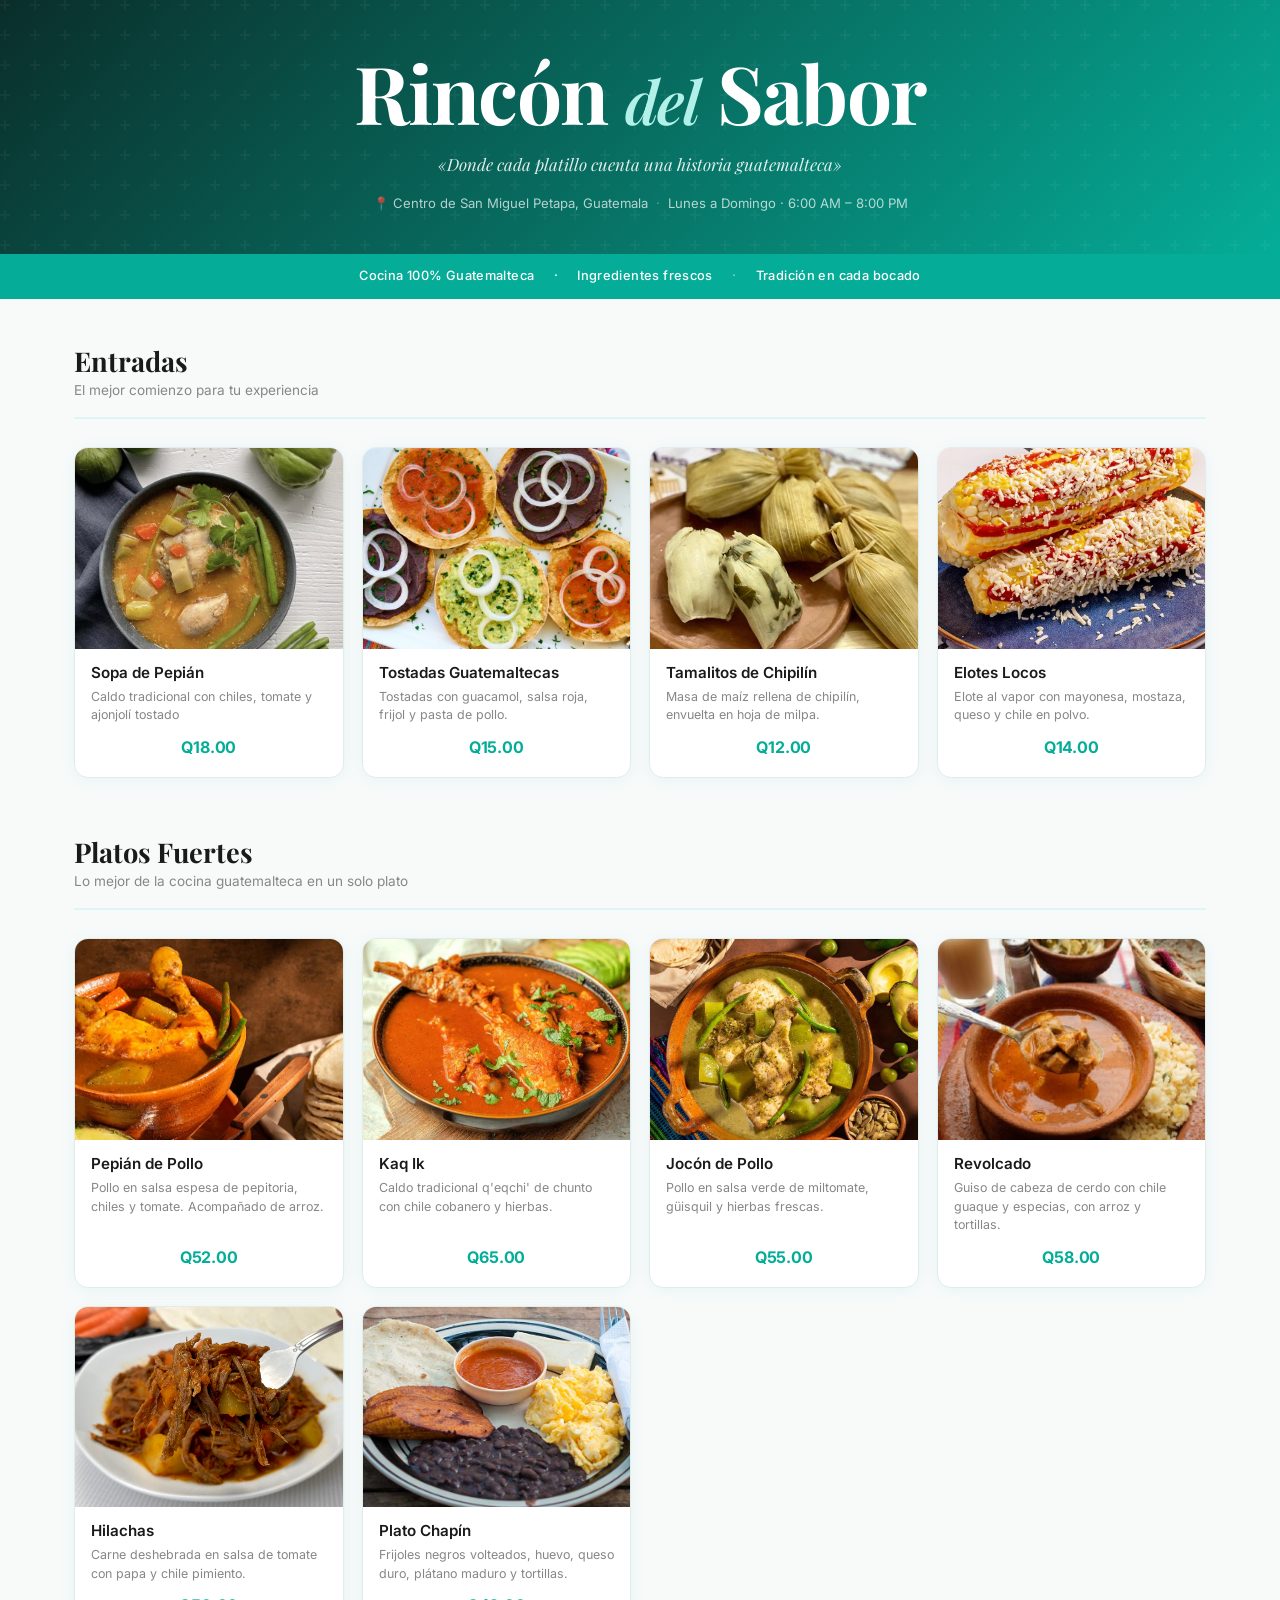
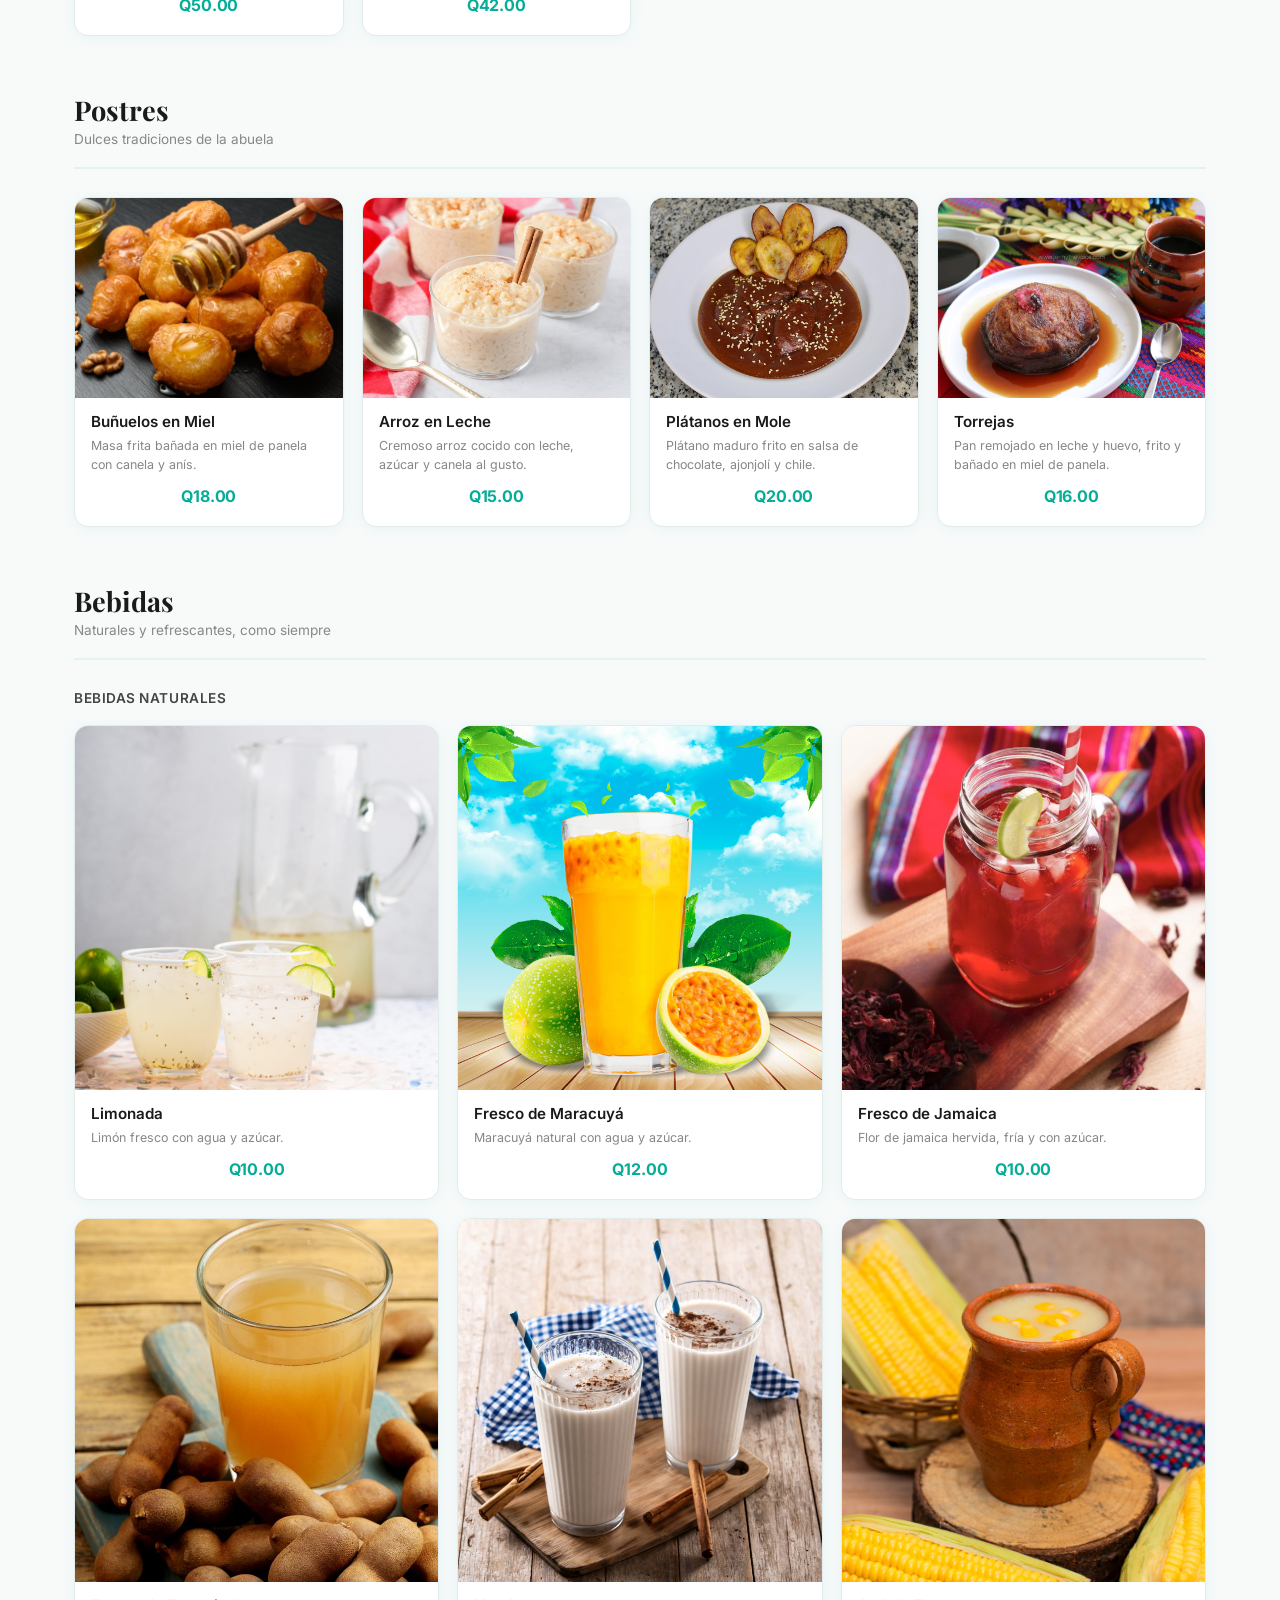
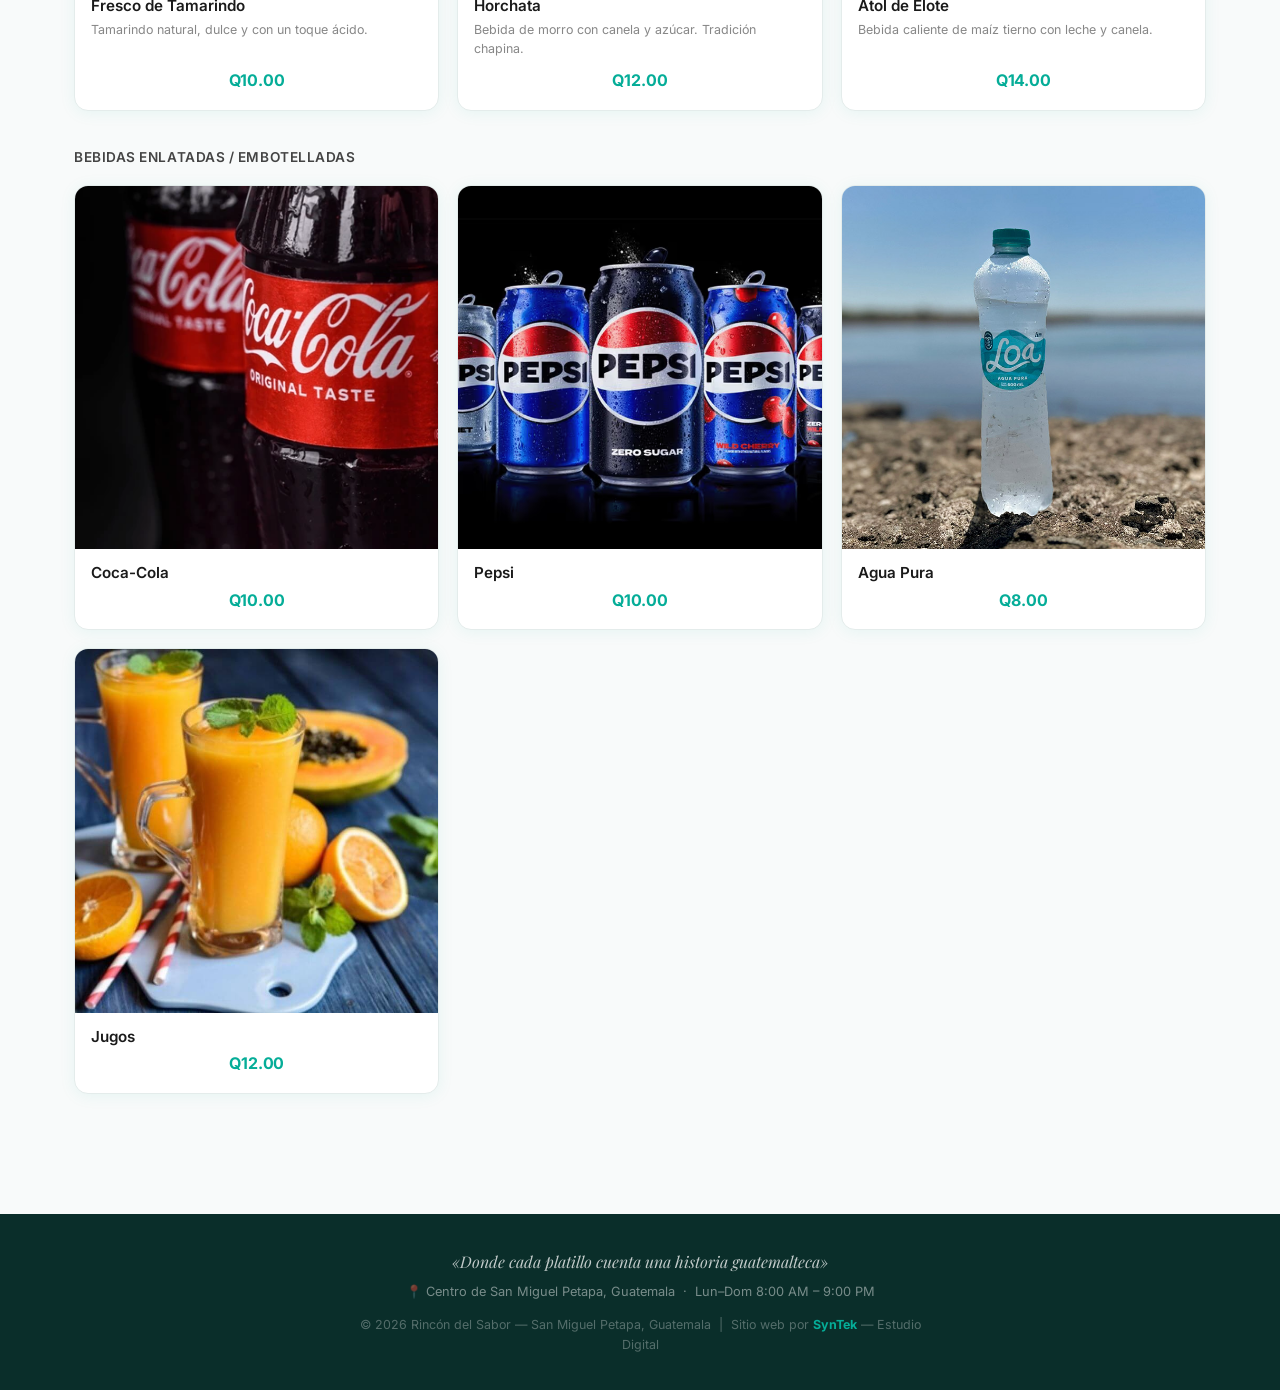
<file: index.html>
<!DOCTYPE html>
<html lang="es">
<head>
  <meta charset="UTF-8" />
  <meta name="viewport" content="width=device-width, initial-scale=1.0" />
  <title>Rincón del Sabor — Menú Digital</title>
  <link rel="preconnect" href="https://fonts.googleapis.com" />
  <link rel="preconnect" href="https://fonts.gstatic.com" crossorigin />
  <link href="https://fonts.googleapis.com/css2?family=Playfair+Display:ital,wght@0,600;0,700;1,600&family=Inter:wght@300;400;500;600&display=swap" rel="stylesheet" />
  <link rel="stylesheet" href="css/styles.css" />
</head>
<body>

  <!-- ── HEADER ── -->
  <header class="header">
    <div class="header-inner">
      <h1 class="restaurante-titulo">Rincón <em>del</em> Sabor</h1>
      <p class="header-mantra">«Donde cada platillo cuenta una historia guatemalteca»</p>
      <div class="header-meta">
        <span>📍 Centro de San Miguel Petapa, Guatemala</span>
        <span class="sep">·</span>
        <span>Lunes a Domingo · 6:00 AM – 8:00 PM</span>
      </div>
    </div>
  </header>

  <!-- ── BANDA ── -->
  <div class="banda">
    <span>Cocina 100% Guatemalteca</span>
    <span lass="bsep">·</span>
    <span> Ingredientes frescos</span>
    <span class="bsep">·</span>
    <span>Tradición en cada bocado</span>
  </div>

  <main class="main">
    <!-- ── ENTRADAS ── -->
    <section class="menu-section" id="entradas">
      <div class="section-header">
        <div>
          <h2>Entradas</h2>
          <p>El mejor comienzo para tu experiencia</p>
        </div>
      </div>
      <div class="menu-grid">

        <div class="menu-card">
          <div class="card-img">
            <img src="img/sopa-pepian.jpg" alt="Sopa de Pepián" onerror="this.parentElement.classList.add('no-img'); this.style.display='none';" />
          </div>
          <div class="card-body">
            <h3>Sopa de Pepián</h3>
            <p>Caldo tradicional con chiles, tomate y ajonjolí tostado</p>
            <span class="precio">Q18.00</span>
          </div>
        </div>

        <div class="menu-card">
          <div class="card-img">
            <img src="img/tostadas.jpg" alt="Tostadas guatemaltecas" onerror="this.parentElement.classList.add('no-img'); this.style.display='none';" />
          </div>
          <div class="card-body">
            <h3>Tostadas Guatemaltecas</h3>
            <p>Tostadas con guacamol, salsa roja, frijol y pasta de pollo.</p>
            <span class="precio">Q15.00</span>
          </div>
        </div>

        <div class="menu-card">
          <div class="card-img">
            <img src="img/tamalitos.jpg" alt="Tamalitos de chipilín" onerror="this.parentElement.classList.add('no-img'); this.style.display='none';" />
          </div>
          <div class="card-body">
            <h3>Tamalitos de Chipilín</h3>
            <p>Masa de maíz rellena de chipilín, envuelta en hoja de milpa.</p>
            <span class="precio">Q12.00</span>
          </div>
        </div>

        <div class="menu-card">
          <div class="card-img">
            <img src="img/elotes-locos.jpg" alt="Elotes Locos" onerror="this.parentElement.classList.add('no-img'); this.style.display='none';" />
          </div>
          <div class="card-body">
            <h3>Elotes Locos</h3>
            <p>Elote al vapor con mayonesa, mostaza, queso y chile en polvo.</p>
            <span class="precio">Q14.00</span>
          </div>
        </div>

      </div>
    </section>

    <!-- ── PLATOS FUERTES ── -->
    <section class="menu-section" id="platos">
      <div class="section-header">
        <div>
          <h2>Platos Fuertes</h2>
          <p>Lo mejor de la cocina guatemalteca en un solo plato</p>
        </div>
      </div>
      <div class="menu-grid">

        <div class="menu-card">
          <div class="card-img">
            <img src="img/pepian-pollo.jpg" alt="Pepián de Pollo" onerror="this.parentElement.classList.add('no-img'); this.style.display='none';" />
          </div>
          <div class="card-body">
            <h3>Pepián de Pollo</h3>
            <p>Pollo en salsa espesa de pepitoria, chiles y tomate. Acompañado de arroz.</p>
            <span class="precio">Q52.00</span>
          </div>
        </div>

        <div class="menu-card">
          <div class="card-img">
            <img src="img/kaq-ik.jpg" alt="Kaq Ik" onerror="this.parentElement.classList.add('no-img'); this.style.display='none';" />
          </div>
          <div class="card-body">
            <h3>Kaq Ik</h3>
            <p>Caldo tradicional q'eqchi' de chunto con chile cobanero y hierbas.</p>
            <span class="precio">Q65.00</span>
          </div>
        </div>

        <div class="menu-card">
          <div class="card-img">
            <img src="img/jocon.jpg" alt="Jocón de Pollo" onerror="this.parentElement.classList.add('no-img'); this.style.display='none';" />
          </div>
          <div class="card-body">
            <h3>Jocón de Pollo</h3>
            <p>Pollo en salsa verde de miltomate, güisquil y hierbas frescas.</p>
            <span class="precio">Q55.00</span>
          </div>
        </div>

        <div class="menu-card">
          <div class="card-img">
            <img src="img/revolcado.jpg" alt="Revolcado" onerror="this.parentElement.classList.add('no-img'); this.style.display='none';" />
          </div>
          <div class="card-body">
            <h3>Revolcado</h3>
            <p>Guiso de cabeza de cerdo con chile guaque y especias, con arroz y tortillas.</p>
            <span class="precio">Q58.00</span>
          </div>
        </div>

        <div class="menu-card">
          <div class="card-img">
            <img src="img/hilachas.jpg" alt="Hilachas" onerror="this.parentElement.classList.add('no-img'); this.style.display='none';" />
          </div>
          <div class="card-body">
            <h3>Hilachas</h3>
            <p>Carne deshebrada en salsa de tomate con papa y chile pimiento.</p>
            <span class="precio">Q50.00</span>
          </div>
        </div>

        <div class="menu-card">
          <div class="card-img">
            <img src="img/frijoles-negros.jpg" alt="Plato Chapín" onerror="this.parentElement.classList.add('no-img'); this.style.display='none';" />
          </div>
          <div class="card-body">
            <h3>Plato Chapín</h3>
            <p>Frijoles negros volteados, huevo, queso duro, plátano maduro y tortillas.</p>
            <span class="precio">Q42.00</span>
          </div>
        </div>

      </div>
    </section>

    <!-- ── POSTRES ── -->
    <section class="menu-section" id="postres">
      <div class="section-header">
        <div>
          <h2>Postres</h2>
          <p>Dulces tradiciones de la abuela</p>
        </div>
      </div>
      <div class="menu-grid">

        <div class="menu-card">
          <div class="card-img">
            <img src="img/buñuelos.jpg" alt="Buñuelos" onerror="this.parentElement.classList.add('no-img'); this.style.display='none';" />
          </div>
          <div class="card-body">
            <h3>Buñuelos en Miel</h3>
            <p>Masa frita bañada en miel de panela con canela y anís.</p>
            <span class="precio">Q18.00</span>
          </div>
        </div>

        <div class="menu-card">
          <div class="card-img">
            <img src="img/arroz-leche.jpg" alt="Arroz en Leche" onerror="this.parentElement.classList.add('no-img'); this.style.display='none';" />
          </div>
          <div class="card-body">
            <h3>Arroz en Leche</h3>
            <p>Cremoso arroz cocido con leche, azúcar y canela al gusto.</p>
            <span class="precio">Q15.00</span>
          </div>
        </div>

        <div class="menu-card">
          <div class="card-img">
            <img src="img/platanos-en-mole.jpg" alt="Plátanos en Mole" onerror="this.parentElement.classList.add('no-img'); this.style.display='none';" />
          </div>
          <div class="card-body">
            <h3>Plátanos en Mole</h3>
            <p>Plátano maduro frito en salsa de chocolate, ajonjolí y chile.</p>
            <span class="precio">Q20.00</span>
          </div>
        </div>

        <div class="menu-card">
          <div class="card-img">
            <img src="img/torrejas.jpg" alt="Torrejas" onerror="this.parentElement.classList.add('no-img'); this.style.display='none';" />
          </div>
          <div class="card-body">
            <h3>Torrejas</h3>
            <p>Pan remojado en leche y huevo, frito y bañado en miel de panela.</p>
            <span class="precio">Q16.00</span>
          </div>
        </div>

      </div>
    </section>

    <!-- ── BEBIDAS ── -->
    <section class="menu-section" id="bebidas">
      <div class="section-header">
        <div>
          <h2>Bebidas</h2>
          <p>Naturales y refrescantes, como siempre</p>
        </div>
      </div>

      <div class="bebidas-cols">

        <div class="bebidas-grupo">
          <h4 class="grupo-titulo">Bebidas Naturales</h4>
          <div class="menu-grid bebidas-grid">

            <div class="menu-card bebida-card">
              <div class="card-img">
                <img src="img/limonada.jpg" alt="Limonada" onerror="this.parentElement.classList.add('no-img'); this.style.display='none';" />
              </div>
              <div class="card-body">
                <h3>Limonada</h3>
                <p>Limón fresco con agua y azúcar.</p>
                <span class="precio">Q10.00</span>
              </div>
            </div>

            <div class="menu-card bebida-card">
              <div class="card-img">
                <img src="img/maracuya.jpg" alt="Fresco de Maracuyá" onerror="this.parentElement.classList.add('no-img'); this.style.display='none';" />
              </div>
              <div class="card-body">
                <h3>Fresco de Maracuyá</h3>
                <p>Maracuyá natural con agua y azúcar.</p>
                <span class="precio">Q12.00</span>
              </div>
            </div>

            <div class="menu-card bebida-card">
              <div class="card-img">
                <img src="img/jamaica.jpg" alt="Fresco de Jamaica" onerror="this.parentElement.classList.add('no-img'); this.style.display='none';" />
              </div>
              <div class="card-body">
                <h3>Fresco de Jamaica</h3>
                <p>Flor de jamaica hervida, fría y con azúcar.</p>
                <span class="precio">Q10.00</span>
              </div>
            </div>

            <div class="menu-card bebida-card">
              <div class="card-img">
                <img src="img/tamarindo.jpg" alt="Fresco de Tamarindo" onerror="this.parentElement.classList.add('no-img'); this.style.display='none';" />
              </div>
              <div class="card-body">
                <h3>Fresco de Tamarindo</h3>
                <p>Tamarindo natural, dulce y con un toque ácido.</p>
                <span class="precio">Q10.00</span>
              </div>
            </div>

            <div class="menu-card bebida-card">
              <div class="card-img">
                <img src="img/horchata.jpg" alt="Horchata" onerror="this.parentElement.classList.add('no-img'); this.style.display='none';" />
              </div>
              <div class="card-body">
                <h3>Horchata</h3>
                <p>Bebida de morro con canela y azúcar. Tradición chapina.</p>
                <span class="precio">Q12.00</span>
              </div>
            </div>

            <div class="menu-card bebida-card">
              <div class="card-img">
                <img src="img/atol-elote.png" alt="Atol de Elote" onerror="this.parentElement.classList.add('no-img'); this.style.display='none';" />
              </div>
              <div class="card-body">
                <h3>Atol de Elote</h3>
                <p>Bebida caliente de maíz tierno con leche y canela.</p>
                <span class="precio">Q14.00</span>
              </div>
            </div>

          </div>
        </div>

        <div class="bebidas-grupo">
          <h4 class="grupo-titulo">Bebidas Enlatadas / Embotelladas</h4>
          <div class="menu-grid bebidas-grid">

            <div class="menu-card bebida-card">
              <div class="card-img">
                <img src="img/coca-cola.jpg" alt="Coca-Cola" onerror="this.parentElement.classList.add('no-img'); this.style.display='none';" />
              </div>
              <div class="card-body">
                <h3>Coca-Cola</h3>
                <span class="precio">Q10.00</span>
              </div>
            </div>

            <div class="menu-card bebida-card">
              <div class="card-img">
                <img src="img/pepsi.jpg" alt="Pepsi" onerror="this.parentElement.classList.add('no-img'); this.style.display='none';" />

              </div>
              <div class="card-body">
                <h3>Pepsi</h3>
                <span class="precio">Q10.00</span>
              </div>
            </div>

            <div class="menu-card bebida-card">
              <div class="card-img">
                <img src="img/agua-pura.jpg" alt="Agua Pura" onerror="this.parentElement.classList.add('no-img'); this.style.display='none';" />
              </div>
              <div class="card-body">
                <h3>Agua Pura</h3>
                <span class="precio">Q8.00</span>
              </div>
            </div>

            <div class="menu-card bebida-card">
              <div class="card-img">
                <img src="img/jugo.jpg" alt="Jugo de Naranja" onerror="this.parentElement.classList.add('no-img'); this.style.display='none';" />
              </div>
              <div class="card-body">
                <h3>Jugos</h3>
                <span class="precio">Q12.00</span>
              </div>
            </div>

          </div>
        </div>

      </div>
    </section>

  </main>

  <!-- ── FOOTER MINIMALISTA ── -->
  <footer class="footer">
    <div class="footer-inner">
      <p class="footer-mantra">«Donde cada platillo cuenta una historia guatemalteca»</p>
      <p class="footer-info">📍 Centro de San Miguel Petapa, Guatemala &nbsp;·&nbsp; Lun–Dom 8:00 AM – 9:00 PM</p>
      <p class="footer-credit">© 2026 Rincón del Sabor — San Miguel Petapa, Guatemala &nbsp;|&nbsp; Sitio web por <strong>SynTek</strong> — Estudio Digital</p>
    </div>
  </footer>

  <script src="js/main.js"></script>
</body>
</html>
</file>
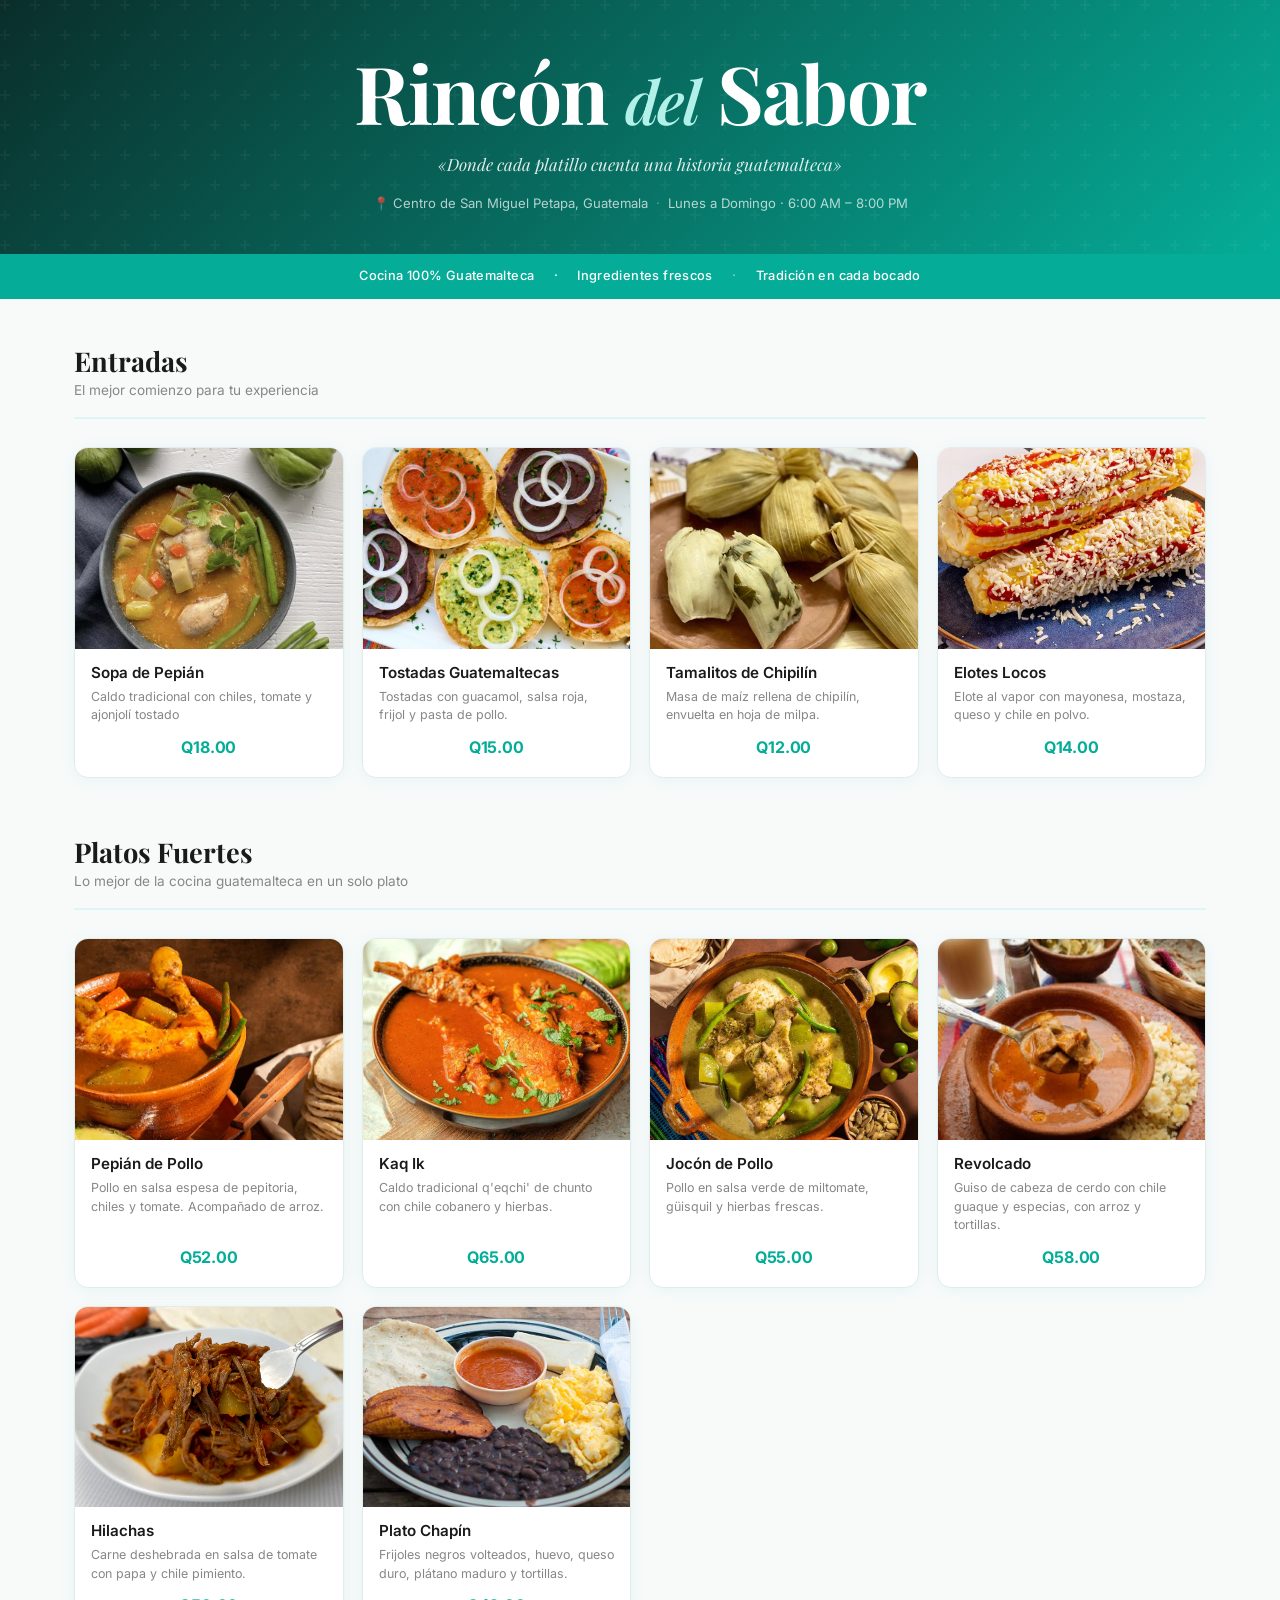
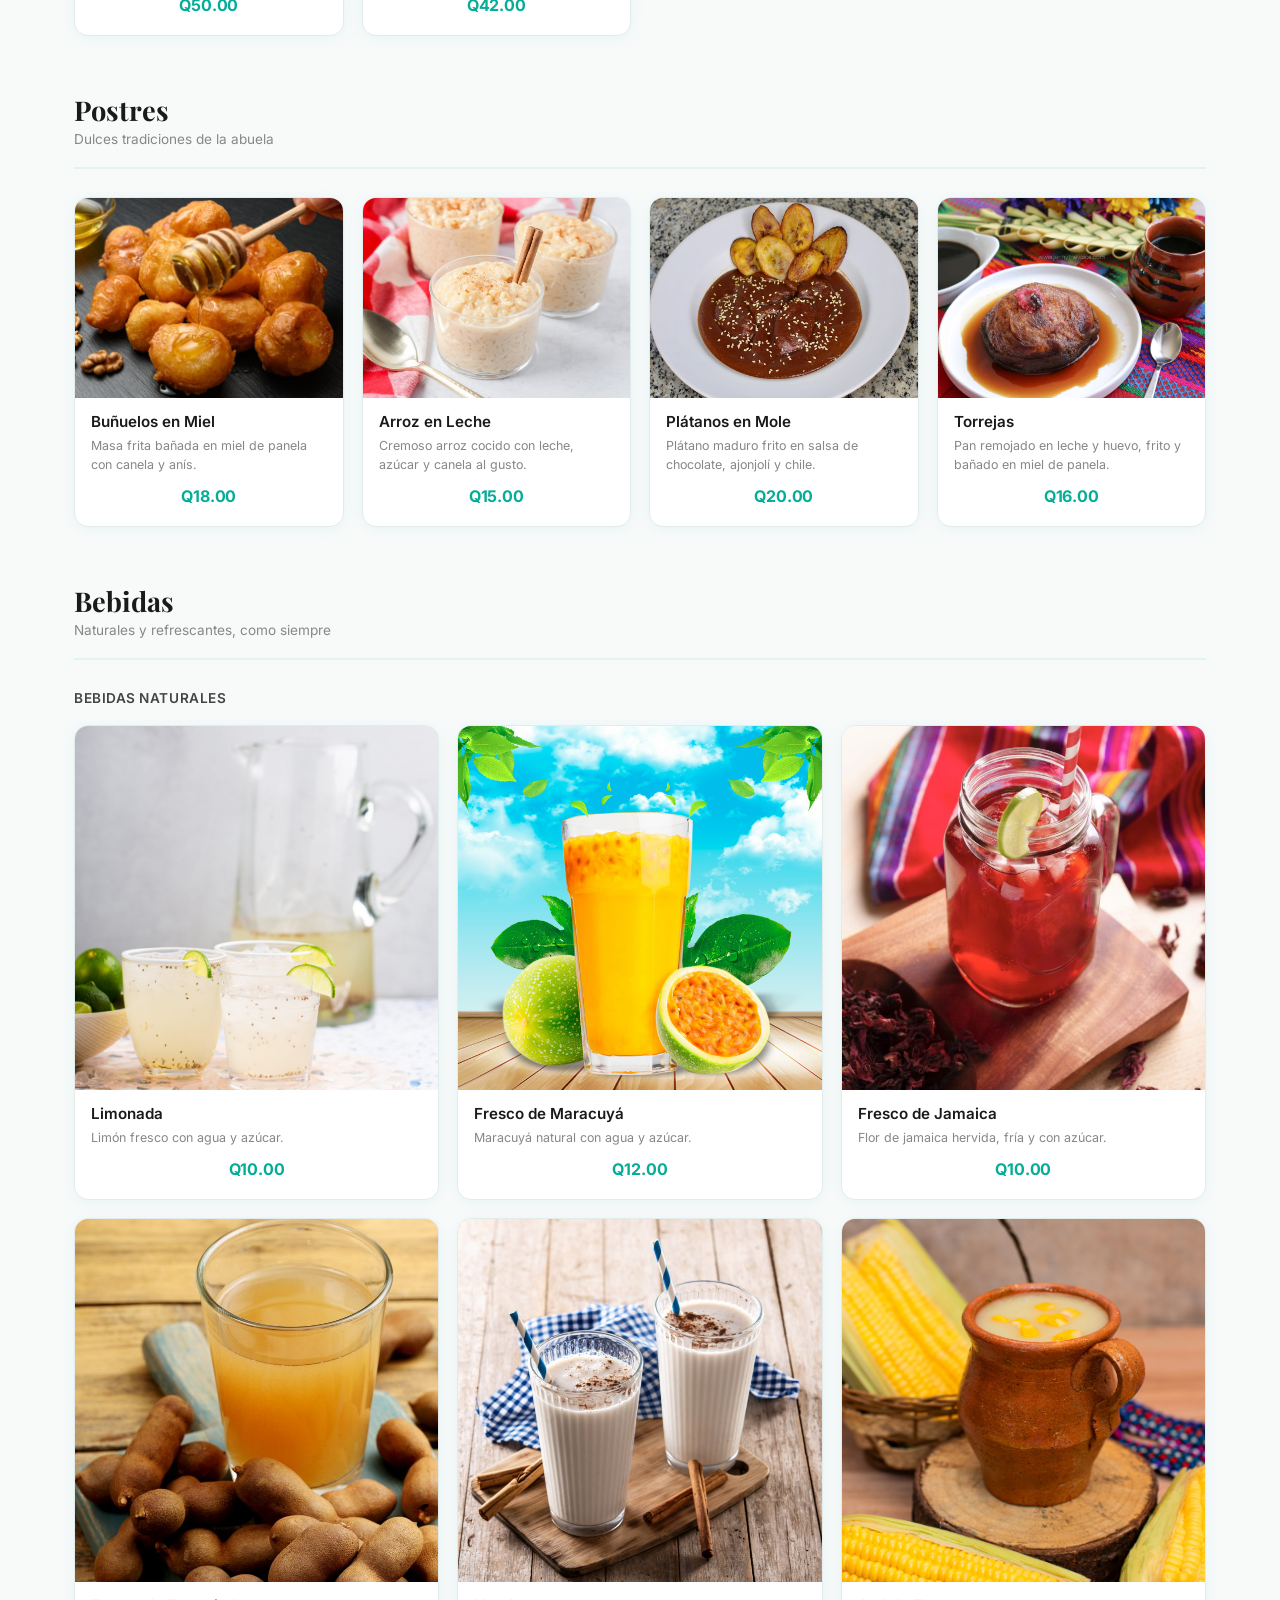
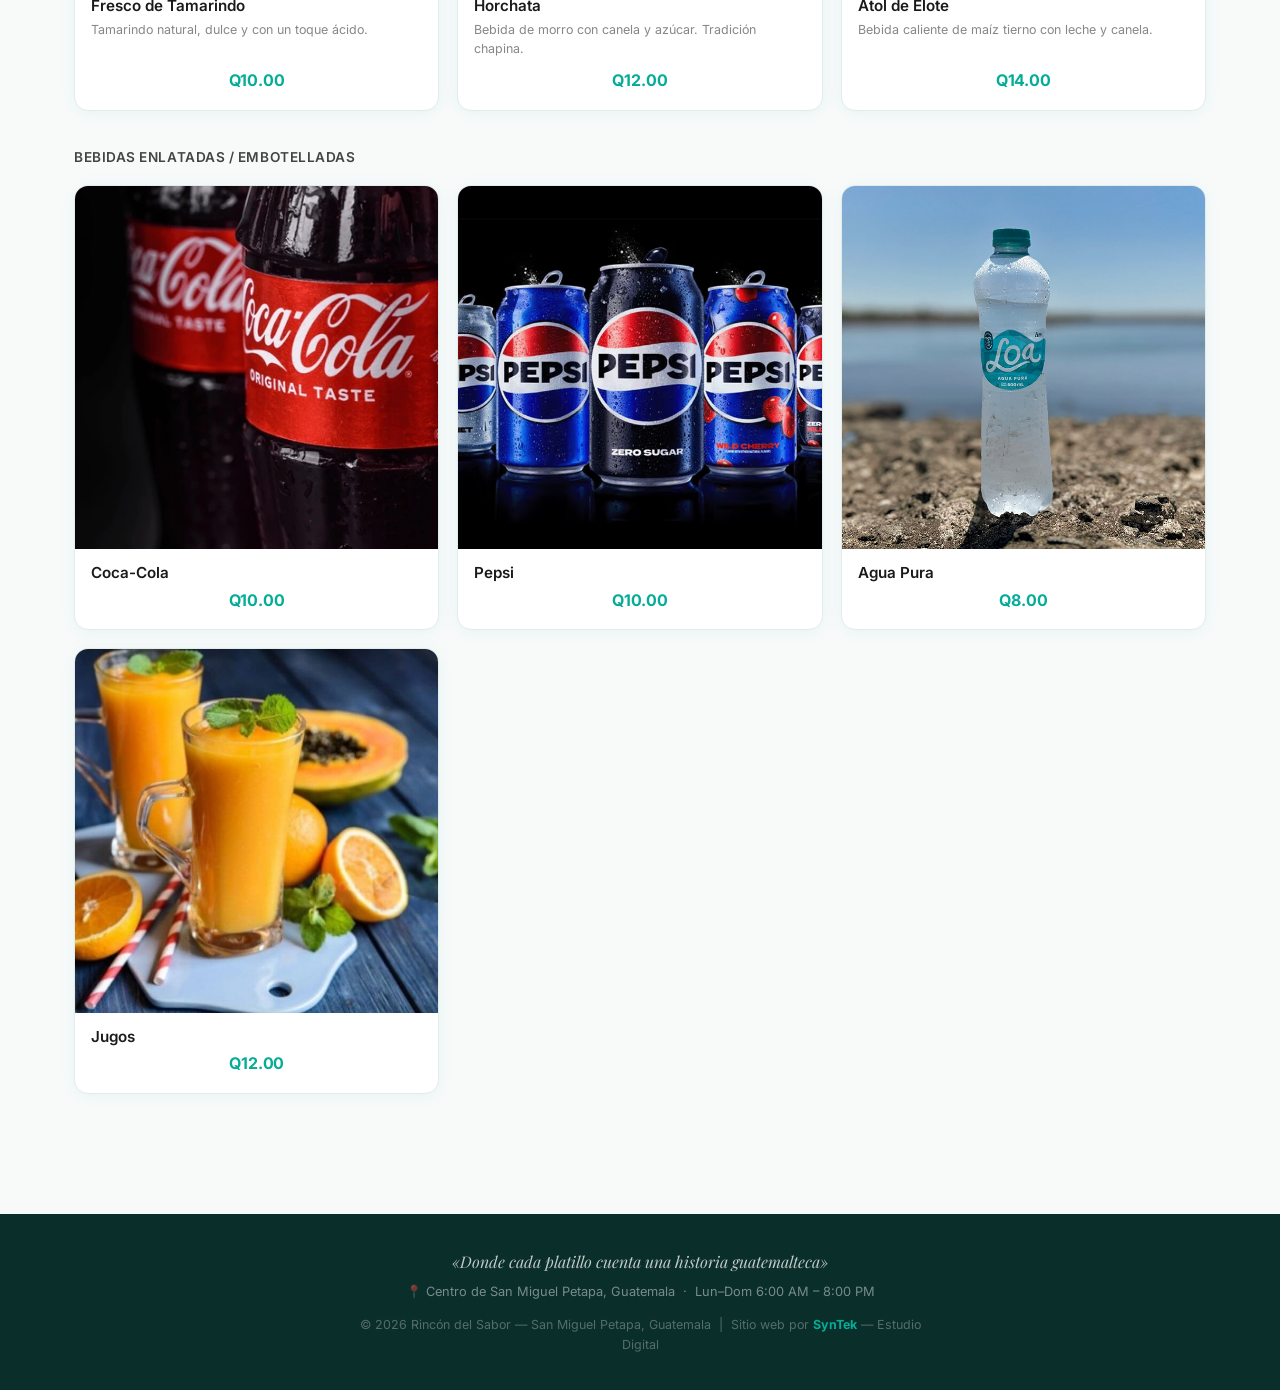
<file: public/index.html>
<!DOCTYPE html>
<html lang="es">
<head>
  <meta charset="UTF-8" />
  <meta name="viewport" content="width=device-width, initial-scale=1.0" />
  <title>Rincón del Sabor — Menú Digital</title>
  <link rel="preconnect" href="https://fonts.googleapis.com" />
  <link rel="preconnect" href="https://fonts.gstatic.com" crossorigin />
  <link href="https://fonts.googleapis.com/css2?family=Playfair+Display:ital,wght@0,600;0,700;1,600&family=Inter:wght@300;400;500;600&display=swap" rel="stylesheet" />
  <link rel="stylesheet" href="css/styles.css" />
</head>
<body>

  <!-- ── HEADER ── -->
  <header class="header">
    <div class="header-inner">
      <h1 class="restaurante-titulo">Rincón <em>del</em> Sabor</h1>
      <p class="header-mantra">«Donde cada platillo cuenta una historia guatemalteca»</p>
      <div class="header-meta">
        <span>📍 Centro de San Miguel Petapa, Guatemala</span>
        <span class="sep">·</span>
        <span>Lunes a Domingo · 6:00 AM – 8:00 PM</span>
      </div>
    </div>
  </header>

  <!-- ── BANDA ── -->
  <div class="banda">
    <span>Cocina 100% Guatemalteca</span>
    <span lass="bsep">·</span>
    <span> Ingredientes frescos</span>
    <span class="bsep">·</span>
    <span>Tradición en cada bocado</span>
  </div>

  <main class="main">
    <!-- ── ENTRADAS ── -->
    <section class="menu-section" id="entradas">
      <div class="section-header">
        <div>
          <h2>Entradas</h2>
          <p>El mejor comienzo para tu experiencia</p>
        </div>
      </div>
      <div class="menu-grid">

        <div class="menu-card">
          <div class="card-img">
            <img src="img/sopa-pepian.jpg" alt="Sopa de Pepián" onerror="this.parentElement.classList.add('no-img'); this.style.display='none';" />
          </div>
          <div class="card-body">
            <h3>Sopa de Pepián</h3>
            <p>Caldo tradicional con chiles, tomate y ajonjolí tostado</p>
            <span class="precio">Q18.00</span>
          </div>
        </div>

        <div class="menu-card">
          <div class="card-img">
            <img src="img/tostadas.jpg" alt="Tostadas guatemaltecas" onerror="this.parentElement.classList.add('no-img'); this.style.display='none';" />
          </div>
          <div class="card-body">
            <h3>Tostadas Guatemaltecas</h3>
            <p>Tostadas con guacamol, salsa roja, frijol y pasta de pollo.</p>
            <span class="precio">Q15.00</span>
          </div>
        </div>

        <div class="menu-card">
          <div class="card-img">
            <img src="img/tamalitos.jpg" alt="Tamalitos de chipilín" onerror="this.parentElement.classList.add('no-img'); this.style.display='none';" />
          </div>
          <div class="card-body">
            <h3>Tamalitos de Chipilín</h3>
            <p>Masa de maíz rellena de chipilín, envuelta en hoja de milpa.</p>
            <span class="precio">Q12.00</span>
          </div>
        </div>

        <div class="menu-card">
          <div class="card-img">
            <img src="img/elotes-locos.jpg" alt="Elotes Locos" onerror="this.parentElement.classList.add('no-img'); this.style.display='none';" />
          </div>
          <div class="card-body">
            <h3>Elotes Locos</h3>
            <p>Elote al vapor con mayonesa, mostaza, queso y chile en polvo.</p>
            <span class="precio">Q14.00</span>
          </div>
        </div>

      </div>
    </section>

    <!-- ── PLATOS FUERTES ── -->
    <section class="menu-section" id="platos">
      <div class="section-header">
        <div>
          <h2>Platos Fuertes</h2>
          <p>Lo mejor de la cocina guatemalteca en un solo plato</p>
        </div>
      </div>
      <div class="menu-grid">

        <div class="menu-card">
          <div class="card-img">
            <img src="img/pepian-pollo.jpg" alt="Pepián de Pollo" onerror="this.parentElement.classList.add('no-img'); this.style.display='none';" />
          </div>
          <div class="card-body">
            <h3>Pepián de Pollo</h3>
            <p>Pollo en salsa espesa de pepitoria, chiles y tomate. Acompañado de arroz.</p>
            <span class="precio">Q52.00</span>
          </div>
        </div>

        <div class="menu-card">
          <div class="card-img">
            <img src="img/kaq-ik.jpg" alt="Kaq Ik" onerror="this.parentElement.classList.add('no-img'); this.style.display='none';" />
          </div>
          <div class="card-body">
            <h3>Kaq Ik</h3>
            <p>Caldo tradicional q'eqchi' de chunto con chile cobanero y hierbas.</p>
            <span class="precio">Q65.00</span>
          </div>
        </div>

        <div class="menu-card">
          <div class="card-img">
            <img src="img/jocon.jpg" alt="Jocón de Pollo" onerror="this.parentElement.classList.add('no-img'); this.style.display='none';" />
          </div>
          <div class="card-body">
            <h3>Jocón de Pollo</h3>
            <p>Pollo en salsa verde de miltomate, güisquil y hierbas frescas.</p>
            <span class="precio">Q55.00</span>
          </div>
        </div>

        <div class="menu-card">
          <div class="card-img">
            <img src="img/revolcado.jpg" alt="Revolcado" onerror="this.parentElement.classList.add('no-img'); this.style.display='none';" />
          </div>
          <div class="card-body">
            <h3>Revolcado</h3>
            <p>Guiso de cabeza de cerdo con chile guaque y especias, con arroz y tortillas.</p>
            <span class="precio">Q58.00</span>
          </div>
        </div>

        <div class="menu-card">
          <div class="card-img">
            <img src="img/hilachas.jpg" alt="Hilachas" onerror="this.parentElement.classList.add('no-img'); this.style.display='none';" />
          </div>
          <div class="card-body">
            <h3>Hilachas</h3>
            <p>Carne deshebrada en salsa de tomate con papa y chile pimiento.</p>
            <span class="precio">Q50.00</span>
          </div>
        </div>

        <div class="menu-card">
          <div class="card-img">
            <img src="img/frijoles-negros.jpg" alt="Plato Chapín" onerror="this.parentElement.classList.add('no-img'); this.style.display='none';" />
          </div>
          <div class="card-body">
            <h3>Plato Chapín</h3>
            <p>Frijoles negros volteados, huevo, queso duro, plátano maduro y tortillas.</p>
            <span class="precio">Q42.00</span>
          </div>
        </div>

      </div>
    </section>

    <!-- ── POSTRES ── -->
    <section class="menu-section" id="postres">
      <div class="section-header">
        <div>
          <h2>Postres</h2>
          <p>Dulces tradiciones de la abuela</p>
        </div>
      </div>
      <div class="menu-grid">

        <div class="menu-card">
          <div class="card-img">
            <img src="img/buñuelos.jpg" alt="Buñuelos" onerror="this.parentElement.classList.add('no-img'); this.style.display='none';" />
          </div>
          <div class="card-body">
            <h3>Buñuelos en Miel</h3>
            <p>Masa frita bañada en miel de panela con canela y anís.</p>
            <span class="precio">Q18.00</span>
          </div>
        </div>

        <div class="menu-card">
          <div class="card-img">
            <img src="img/arroz-leche.jpg" alt="Arroz en Leche" onerror="this.parentElement.classList.add('no-img'); this.style.display='none';" />
          </div>
          <div class="card-body">
            <h3>Arroz en Leche</h3>
            <p>Cremoso arroz cocido con leche, azúcar y canela al gusto.</p>
            <span class="precio">Q15.00</span>
          </div>
        </div>

        <div class="menu-card">
          <div class="card-img">
            <img src="img/platanos-en-mole.jpg" alt="Plátanos en Mole" onerror="this.parentElement.classList.add('no-img'); this.style.display='none';" />
          </div>
          <div class="card-body">
            <h3>Plátanos en Mole</h3>
            <p>Plátano maduro frito en salsa de chocolate, ajonjolí y chile.</p>
            <span class="precio">Q20.00</span>
          </div>
        </div>

        <div class="menu-card">
          <div class="card-img">
            <img src="img/torrejas.jpg" alt="Torrejas" onerror="this.parentElement.classList.add('no-img'); this.style.display='none';" />
          </div>
          <div class="card-body">
            <h3>Torrejas</h3>
            <p>Pan remojado en leche y huevo, frito y bañado en miel de panela.</p>
            <span class="precio">Q16.00</span>
          </div>
        </div>

      </div>
    </section>

    <!-- ── BEBIDAS ── -->
    <section class="menu-section" id="bebidas">
      <div class="section-header">
        <div>
          <h2>Bebidas</h2>
          <p>Naturales y refrescantes, como siempre</p>
        </div>
      </div>

      <div class="bebidas-cols">

        <div class="bebidas-grupo">
          <h4 class="grupo-titulo">Bebidas Naturales</h4>
          <div class="menu-grid bebidas-grid">

            <div class="menu-card bebida-card">
              <div class="card-img">
                <img src="img/limonada.jpg" alt="Limonada" onerror="this.parentElement.classList.add('no-img'); this.style.display='none';" />
              </div>
              <div class="card-body">
                <h3>Limonada</h3>
                <p>Limón fresco con agua y azúcar.</p>
                <span class="precio">Q10.00</span>
              </div>
            </div>

            <div class="menu-card bebida-card">
              <div class="card-img">
                <img src="img/maracuya.jpg" alt="Fresco de Maracuyá" onerror="this.parentElement.classList.add('no-img'); this.style.display='none';" />
              </div>
              <div class="card-body">
                <h3>Fresco de Maracuyá</h3>
                <p>Maracuyá natural con agua y azúcar.</p>
                <span class="precio">Q12.00</span>
              </div>
            </div>

            <div class="menu-card bebida-card">
              <div class="card-img">
                <img src="img/jamaica.jpg" alt="Fresco de Jamaica" onerror="this.parentElement.classList.add('no-img'); this.style.display='none';" />
              </div>
              <div class="card-body">
                <h3>Fresco de Jamaica</h3>
                <p>Flor de jamaica hervida, fría y con azúcar.</p>
                <span class="precio">Q10.00</span>
              </div>
            </div>

            <div class="menu-card bebida-card">
              <div class="card-img">
                <img src="img/tamarindo.jpg" alt="Fresco de Tamarindo" onerror="this.parentElement.classList.add('no-img'); this.style.display='none';" />
              </div>
              <div class="card-body">
                <h3>Fresco de Tamarindo</h3>
                <p>Tamarindo natural, dulce y con un toque ácido.</p>
                <span class="precio">Q10.00</span>
              </div>
            </div>

            <div class="menu-card bebida-card">
              <div class="card-img">
                <img src="img/horchata.jpg" alt="Horchata" onerror="this.parentElement.classList.add('no-img'); this.style.display='none';" />
              </div>
              <div class="card-body">
                <h3>Horchata</h3>
                <p>Bebida de morro con canela y azúcar. Tradición chapina.</p>
                <span class="precio">Q12.00</span>
              </div>
            </div>

            <div class="menu-card bebida-card">
              <div class="card-img">
                <img src="img/atol-elote.png" alt="Atol de Elote" onerror="this.parentElement.classList.add('no-img'); this.style.display='none';" />
              </div>
              <div class="card-body">
                <h3>Atol de Elote</h3>
                <p>Bebida caliente de maíz tierno con leche y canela.</p>
                <span class="precio">Q14.00</span>
              </div>
            </div>

          </div>
        </div>

        <div class="bebidas-grupo">
          <h4 class="grupo-titulo">Bebidas Enlatadas / Embotelladas</h4>
          <div class="menu-grid bebidas-grid">

            <div class="menu-card bebida-card">
              <div class="card-img">
                <img src="img/coca-cola.jpg" alt="Coca-Cola" onerror="this.parentElement.classList.add('no-img'); this.style.display='none';" />
              </div>
              <div class="card-body">
                <h3>Coca-Cola</h3>
                <span class="precio">Q10.00</span>
              </div>
            </div>

            <div class="menu-card bebida-card">
              <div class="card-img">
                <img src="img/pepsi.jpg" alt="Pepsi" onerror="this.parentElement.classList.add('no-img'); this.style.display='none';" />

              </div>
              <div class="card-body">
                <h3>Pepsi</h3>
                <span class="precio">Q10.00</span>
              </div>
            </div>

            <div class="menu-card bebida-card">
              <div class="card-img">
                <img src="img/agua-pura.jpg" alt="Agua Pura" onerror="this.parentElement.classList.add('no-img'); this.style.display='none';" />
              </div>
              <div class="card-body">
                <h3>Agua Pura</h3>
                <span class="precio">Q8.00</span>
              </div>
            </div>

            <div class="menu-card bebida-card">
              <div class="card-img">
                <img src="img/jugo.jpg" alt="Jugo de Naranja" onerror="this.parentElement.classList.add('no-img'); this.style.display='none';" />
              </div>
              <div class="card-body">
                <h3>Jugos</h3>
                <span class="precio">Q12.00</span>
              </div>
            </div>

          </div>
        </div>

      </div>
    </section>

  </main>

  <!-- ── FOOTER MINIMALISTA ── -->
  <footer class="footer">
    <div class="footer-inner">
      <p class="footer-mantra">«Donde cada platillo cuenta una historia guatemalteca»</p>
      <p class="footer-info">📍 Centro de San Miguel Petapa, Guatemala &nbsp;·&nbsp; Lun–Dom 6:00 AM – 8:00 PM</p>
      <p class="footer-credit">© 2026 Rincón del Sabor — San Miguel Petapa, Guatemala &nbsp;|&nbsp; Sitio web por <strong>SynTek</strong> — Estudio Digital</p>
    </div>
  </footer>

  <script src="js/main.js"></script>
</body>
</html>
</file>
<file: css/styles.css>
/* ── VARIABLES ── */
:root {
  --teal:       #05AD98;
  --teal-dark:  #048a79;
  --teal-light: #e0f5f3;
  --gray:       #878787;
  --gray-light: #BBBFBF;
  --white:      #FFFFFF;
  --bg:         #f8fafa;
  --text:       #1a1a1a;
  --text-mid:   #444444;
  --text-soft:  #878787;
  --card-bg:    #ffffff;
  --border:     #e4eceb;
  --radius:     14px;
  --shadow:     0 2px 16px rgba(5,173,152,0.08);
  --shadow-hover: 0 8px 32px rgba(5,173,152,0.16);
  --transition: 0.28s ease;
}

*, *::before, *::after { box-sizing: border-box; margin: 0; padding: 0; }
html { scroll-behavior: smooth; }
body { font-family: 'Inter', sans-serif; background: var(--bg); color: var(--text); line-height: 1.6; overflow-x: hidden; }
img { max-width: 100%; display: block; }
a { text-decoration: none; color: inherit; }

/* ── HEADER ── */
.header {
  background: linear-gradient(135deg, #0a2e2a 0%, #05AD98 100%);
  padding: 48px 24px 40px;
  text-align: center;
  position: relative;
  overflow: hidden;
}
.header::before {
  content: '';
  position: absolute; inset: 0;
  background: url("data:image/svg+xml,%3Csvg width='60' height='60' viewBox='0 0 60 60' xmlns='http://www.w3.org/2000/svg'%3E%3Cg fill='none'%3E%3Cg fill='%23ffffff' fill-opacity='0.04'%3E%3Cpath d='M36 34v-4h-2v4h-4v2h4v4h2v-4h4v-2h-4zm0-30V0h-2v4h-4v2h4v4h2V6h4V4h-4zM6 34v-4H4v4H0v2h4v4h2v-4h4v-2H6zM6 4V0H4v4H0v2h4v4h2V6h4V4H6z'/%3E%3C/g%3E%3C/g%3E%3C/svg%3E");
}
.header-inner { position: relative; z-index: 1; max-width: 700px; margin: 0 auto; }
.logo-wrap { display: flex; justify-content: center; margin-bottom: 16px; }
.header-logo { height: 100px; object-fit: contain; filter: drop-shadow(0 4px 16px rgba(0,0,0,0.2)); }
.logo-text { flex-direction: column; align-items: center; }
.lt-main { font-family: 'Playfair Display', serif; font-size: 2.8rem; font-weight: 700; color: #fff; line-height: 1; }
.lt-sep { font-family: 'Playfair Display', serif; font-size: 1.1rem; color: rgba(255,255,255,0.7); font-style: italic; margin: 2px 0; }
.lt-accent { font-family: 'Playfair Display', serif; font-size: 2.8rem; font-weight: 700; color: #b2f0ea; line-height: 1; }
.header-mantra {
  font-family: 'Playfair Display', serif;
  font-size: 1.05rem; font-style: italic;
  color: rgba(255,255,255,0.88); margin-bottom: 16px; line-height: 1.5;
}
.header-meta { display: flex; justify-content: center; gap: 8px; flex-wrap: wrap; font-size: 0.82rem; color: rgba(255,255,255,0.7); }
.header-meta .sep { opacity: 0.5; }

/* ── BANDA ── */
.banda {
  background: var(--teal);
  padding: 12px 24px;
  display: flex; justify-content: center; align-items: center;
  gap: 1.2rem; flex-wrap: wrap;
}
.banda span { font-size: 0.8rem; color: #fff; font-weight: 500; letter-spacing: 0.03em; white-space: nowrap; }
.bsep { opacity: 0.5; }

/* ── MAIN ── */
.main { max-width: 1180px; margin: 0 auto; padding: 48px 24px 60px; }

/* ── SECTION ── */
.menu-section { margin-bottom: 60px; }
.section-header {
  display: flex; align-items: center; gap: 16px;
  margin-bottom: 28px;
  padding-bottom: 16px;
  border-bottom: 2px solid var(--teal-light);
}
.section-icon { font-size: 2rem; line-height: 1; }
.section-header h2 {
  font-family: 'Playfair Display', serif;
  font-size: 1.7rem; font-weight: 700; color: var(--text);
  line-height: 1.1; margin-bottom: 3px;
}
.section-header p { font-size: 0.85rem; color: var(--text-soft); }

/* ── GRID ── */
.menu-grid {
  display: grid;
  grid-template-columns: repeat(4, 1fr);
  gap: 18px;
}
.bebidas-grid { grid-template-columns: repeat(3, 1fr); }

/* ── CARD ── */
.menu-card {
  background: var(--card-bg);
  border: 1px solid var(--border);
  border-radius: var(--radius);
  overflow: hidden;
  box-shadow: var(--shadow);
  transition: transform var(--transition), box-shadow var(--transition), border-color var(--transition);
  display: flex; flex-direction: column;
}
.menu-card:hover {
  transform: translateY(-5px);
  box-shadow: var(--shadow-hover);
  border-color: rgba(5,173,152,0.3);
}
.card-img {
  position: relative;
  aspect-ratio: 4/3;
  background: var(--teal-light);
  overflow: hidden;
}
.bebida-card .card-img { aspect-ratio: 1/1; }
.card-img img { width: 100%; height: 100%; object-fit: cover; transition: transform 0.4s ease; }
.menu-card:hover .card-img img { transform: scale(1.06); }
.img-fallback {
  position: absolute; inset: 0;
  display: flex; align-items: center; justify-content: center;
  font-size: 2.2rem;
  background: linear-gradient(135deg, var(--teal-light), #c8edea);
}
.card-img.no-img .img-fallback { display: flex; }
.card-img:not(.no-img) .img-fallback { display: none; }
.card-body {
  padding: 14px 16px 16px;
  display: flex; flex-direction: column; flex: 1;
}
.card-body h3 {
  font-size: 0.95rem; font-weight: 600;
  color: var(--text); margin-bottom: 5px; line-height: 1.3;
}
.card-body p {
  font-size: 0.78rem; color: var(--text-soft);
  line-height: 1.5; flex: 1; margin-bottom: 10px;
}
.precio {
  font-size: 1rem; font-weight: 700;
  color: var(--teal); letter-spacing: -0.01em;
  text-align: center;
}

/* ── BEBIDAS ── */
.bebidas-cols { display: flex; flex-direction: column; gap: 36px; }
.grupo-titulo {
  font-size: 0.85rem; font-weight: 600;
  color: var(--text-mid); letter-spacing: 0.04em;
  text-transform: uppercase; margin-bottom: 16px;
  display: flex; align-items: center; gap: 8px;
}

/* ── FOOTER ── */
.footer {
  background: #0a2e2a;
  padding: 36px 24px;
  text-align: center;
}
.footer-inner { max-width: 600px; margin: 0 auto; display: flex; flex-direction: column; gap: 8px; }
.footer-mantra {
  font-family: 'Playfair Display', serif;
  font-size: 1rem; font-style: italic;
  color: rgba(255,255,255,0.75); line-height: 1.5;
}
.footer-info { font-size: 0.8rem; color: rgba(255,255,255,0.45); }
.footer-credit { font-size: 0.78rem; color: rgba(255,255,255,0.3); margin-top: 4px; }
.footer-credit strong { color: var(--teal); }

/* ── RESPONSIVE ── */
@media (max-width: 1024px) {
  .menu-grid { grid-template-columns: repeat(3, 1fr); }
  .bebidas-grid { grid-template-columns: repeat(3, 1fr); }
}
@media (max-width: 768px) {
  .menu-grid { grid-template-columns: repeat(2, 1fr); }
  .bebidas-grid { grid-template-columns: repeat(2, 1fr); }
  .header { padding: 36px 20px 28px; }
}
@media (max-width: 480px) {
  .menu-grid { grid-template-columns: repeat(2, 1fr); gap: 12px; }
  .bebidas-grid { grid-template-columns: repeat(2, 1fr); }
  .section-header h2 { font-size: 1.4rem; }
}

/* ── FADE IN ── */
.menu-card { opacity: 0; transform: translateY(16px); transition: opacity 0.5s ease, transform 0.5s ease, box-shadow var(--transition), border-color var(--transition); }
.menu-card.visible { opacity: 1; transform: translateY(0); }
.menu-card:hover { transform: translateY(-5px) !important; }

.restaurante-titulo {
  font-family: 'Playfair Display', serif;
  font-size: clamp(2.8rem, 8vw, 5rem);
  font-weight: 700;
  color: #ffffff;
  line-height: 1.1;
  margin-bottom: 16px;
  letter-spacing: -0.02em;
}

/* TITULO */
.restaurante-titulo em {
  color: #b2f0ea;
  font-style: italic;
  font-weight: 600;
  font-size: 0.75em;
}
</file>
<file: public/css/styles.css>
/* ── VARIABLES ── */
:root {
  --teal:       #05AD98;
  --teal-dark:  #048a79;
  --teal-light: #e0f5f3;
  --gray:       #878787;
  --gray-light: #BBBFBF;
  --white:      #FFFFFF;
  --bg:         #f8fafa;
  --text:       #1a1a1a;
  --text-mid:   #444444;
  --text-soft:  #878787;
  --card-bg:    #ffffff;
  --border:     #e4eceb;
  --radius:     14px;
  --shadow:     0 2px 16px rgba(5,173,152,0.08);
  --shadow-hover: 0 8px 32px rgba(5,173,152,0.16);
  --transition: 0.28s ease;
}

*, *::before, *::after { box-sizing: border-box; margin: 0; padding: 0; }
html { scroll-behavior: smooth; }
body { font-family: 'Inter', sans-serif; background: var(--bg); color: var(--text); line-height: 1.6; overflow-x: hidden; }
img { max-width: 100%; display: block; }
a { text-decoration: none; color: inherit; }

/* ── HEADER ── */
.header {
  background: linear-gradient(135deg, #0a2e2a 0%, #05AD98 100%);
  padding: 48px 24px 40px;
  text-align: center;
  position: relative;
  overflow: hidden;
}
.header::before {
  content: '';
  position: absolute; inset: 0;
  background: url("data:image/svg+xml,%3Csvg width='60' height='60' viewBox='0 0 60 60' xmlns='http://www.w3.org/2000/svg'%3E%3Cg fill='none'%3E%3Cg fill='%23ffffff' fill-opacity='0.04'%3E%3Cpath d='M36 34v-4h-2v4h-4v2h4v4h2v-4h4v-2h-4zm0-30V0h-2v4h-4v2h4v4h2V6h4V4h-4zM6 34v-4H4v4H0v2h4v4h2v-4h4v-2H6zM6 4V0H4v4H0v2h4v4h2V6h4V4H6z'/%3E%3C/g%3E%3C/g%3E%3C/svg%3E");
}
.header-inner { position: relative; z-index: 1; max-width: 700px; margin: 0 auto; }
.logo-wrap { display: flex; justify-content: center; margin-bottom: 16px; }
.header-logo { height: 100px; object-fit: contain; filter: drop-shadow(0 4px 16px rgba(0,0,0,0.2)); }
.logo-text { flex-direction: column; align-items: center; }
.lt-main { font-family: 'Playfair Display', serif; font-size: 2.8rem; font-weight: 700; color: #fff; line-height: 1; }
.lt-sep { font-family: 'Playfair Display', serif; font-size: 1.1rem; color: rgba(255,255,255,0.7); font-style: italic; margin: 2px 0; }
.lt-accent { font-family: 'Playfair Display', serif; font-size: 2.8rem; font-weight: 700; color: #b2f0ea; line-height: 1; }
.header-mantra {
  font-family: 'Playfair Display', serif;
  font-size: 1.05rem; font-style: italic;
  color: rgba(255,255,255,0.88); margin-bottom: 16px; line-height: 1.5;
}
.header-meta { display: flex; justify-content: center; gap: 8px; flex-wrap: wrap; font-size: 0.82rem; color: rgba(255,255,255,0.7); }
.header-meta .sep { opacity: 0.5; }

/* ── BANDA ── */
.banda {
  background: var(--teal);
  padding: 12px 24px;
  display: flex; justify-content: center; align-items: center;
  gap: 1.2rem; flex-wrap: wrap;
}
.banda span { font-size: 0.8rem; color: #fff; font-weight: 500; letter-spacing: 0.03em; white-space: nowrap; }
.bsep { opacity: 0.5; }

/* ── MAIN ── */
.main { max-width: 1180px; margin: 0 auto; padding: 48px 24px 60px; }

/* ── SECTION ── */
.menu-section { margin-bottom: 60px; }
.section-header {
  display: flex; align-items: center; gap: 16px;
  margin-bottom: 28px;
  padding-bottom: 16px;
  border-bottom: 2px solid var(--teal-light);
}
.section-icon { font-size: 2rem; line-height: 1; }
.section-header h2 {
  font-family: 'Playfair Display', serif;
  font-size: 1.7rem; font-weight: 700; color: var(--text);
  line-height: 1.1; margin-bottom: 3px;
}
.section-header p { font-size: 0.85rem; color: var(--text-soft); }

/* ── GRID ── */
.menu-grid {
  display: grid;
  grid-template-columns: repeat(4, 1fr);
  gap: 18px;
}
.bebidas-grid { grid-template-columns: repeat(3, 1fr); }

/* ── CARD ── */
.menu-card {
  background: var(--card-bg);
  border: 1px solid var(--border);
  border-radius: var(--radius);
  overflow: hidden;
  box-shadow: var(--shadow);
  transition: transform var(--transition), box-shadow var(--transition), border-color var(--transition);
  display: flex; flex-direction: column;
}
.menu-card:hover {
  transform: translateY(-5px);
  box-shadow: var(--shadow-hover);
  border-color: rgba(5,173,152,0.3);
}
.card-img {
  position: relative;
  aspect-ratio: 4/3;
  background: var(--teal-light);
  overflow: hidden;
}
.bebida-card .card-img { aspect-ratio: 1/1; }
.card-img img { width: 100%; height: 100%; object-fit: cover; transition: transform 0.4s ease; }
.menu-card:hover .card-img img { transform: scale(1.06); }
.img-fallback {
  position: absolute; inset: 0;
  display: flex; align-items: center; justify-content: center;
  font-size: 2.2rem;
  background: linear-gradient(135deg, var(--teal-light), #c8edea);
}
.card-img.no-img .img-fallback { display: flex; }
.card-img:not(.no-img) .img-fallback { display: none; }
.card-body {
  padding: 14px 16px 16px;
  display: flex; flex-direction: column; flex: 1;
}
.card-body h3 {
  font-size: 0.95rem; font-weight: 600;
  color: var(--text); margin-bottom: 5px; line-height: 1.3;
}
.card-body p {
  font-size: 0.78rem; color: var(--text-soft);
  line-height: 1.5; flex: 1; margin-bottom: 10px;
}
.precio {
  font-size: 1rem; font-weight: 700;
  color: var(--teal); letter-spacing: -0.01em;
  text-align: center;
}

/* ── BEBIDAS ── */
.bebidas-cols { display: flex; flex-direction: column; gap: 36px; }
.grupo-titulo {
  font-size: 0.85rem; font-weight: 600;
  color: var(--text-mid); letter-spacing: 0.04em;
  text-transform: uppercase; margin-bottom: 16px;
  display: flex; align-items: center; gap: 8px;
}

/* ── FOOTER ── */
.footer {
  background: #0a2e2a;
  padding: 36px 24px;
  text-align: center;
}
.footer-inner { max-width: 600px; margin: 0 auto; display: flex; flex-direction: column; gap: 8px; }
.footer-mantra {
  font-family: 'Playfair Display', serif;
  font-size: 1rem; font-style: italic;
  color: rgba(255,255,255,0.75); line-height: 1.5;
}
.footer-info { font-size: 0.8rem; color: rgba(255,255,255,0.45); }
.footer-credit { font-size: 0.78rem; color: rgba(255,255,255,0.3); margin-top: 4px; }
.footer-credit strong { color: var(--teal); }

/* ── RESPONSIVE ── */
@media (max-width: 1024px) {
  .menu-grid { grid-template-columns: repeat(3, 1fr); }
  .bebidas-grid { grid-template-columns: repeat(3, 1fr); }
}
@media (max-width: 768px) {
  .menu-grid { grid-template-columns: repeat(2, 1fr); }
  .bebidas-grid { grid-template-columns: repeat(2, 1fr); }
  .header { padding: 36px 20px 28px; }
}
@media (max-width: 480px) {
  .menu-grid { grid-template-columns: repeat(2, 1fr); gap: 12px; }
  .bebidas-grid { grid-template-columns: repeat(2, 1fr); }
  .section-header h2 { font-size: 1.4rem; }
}

/* ── FADE IN ── */
.menu-card { opacity: 0; transform: translateY(16px); transition: opacity 0.5s ease, transform 0.5s ease, box-shadow var(--transition), border-color var(--transition); }
.menu-card.visible { opacity: 1; transform: translateY(0); }
.menu-card:hover { transform: translateY(-5px) !important; }

.restaurante-titulo {
  font-family: 'Playfair Display', serif;
  font-size: clamp(2.8rem, 8vw, 5rem);
  font-weight: 700;
  color: #ffffff;
  line-height: 1.1;
  margin-bottom: 16px;
  letter-spacing: -0.02em;
}

/* TITULO */
.restaurante-titulo em {
  color: #b2f0ea;
  font-style: italic;
  font-weight: 600;
  font-size: 0.75em;
}
</file>
